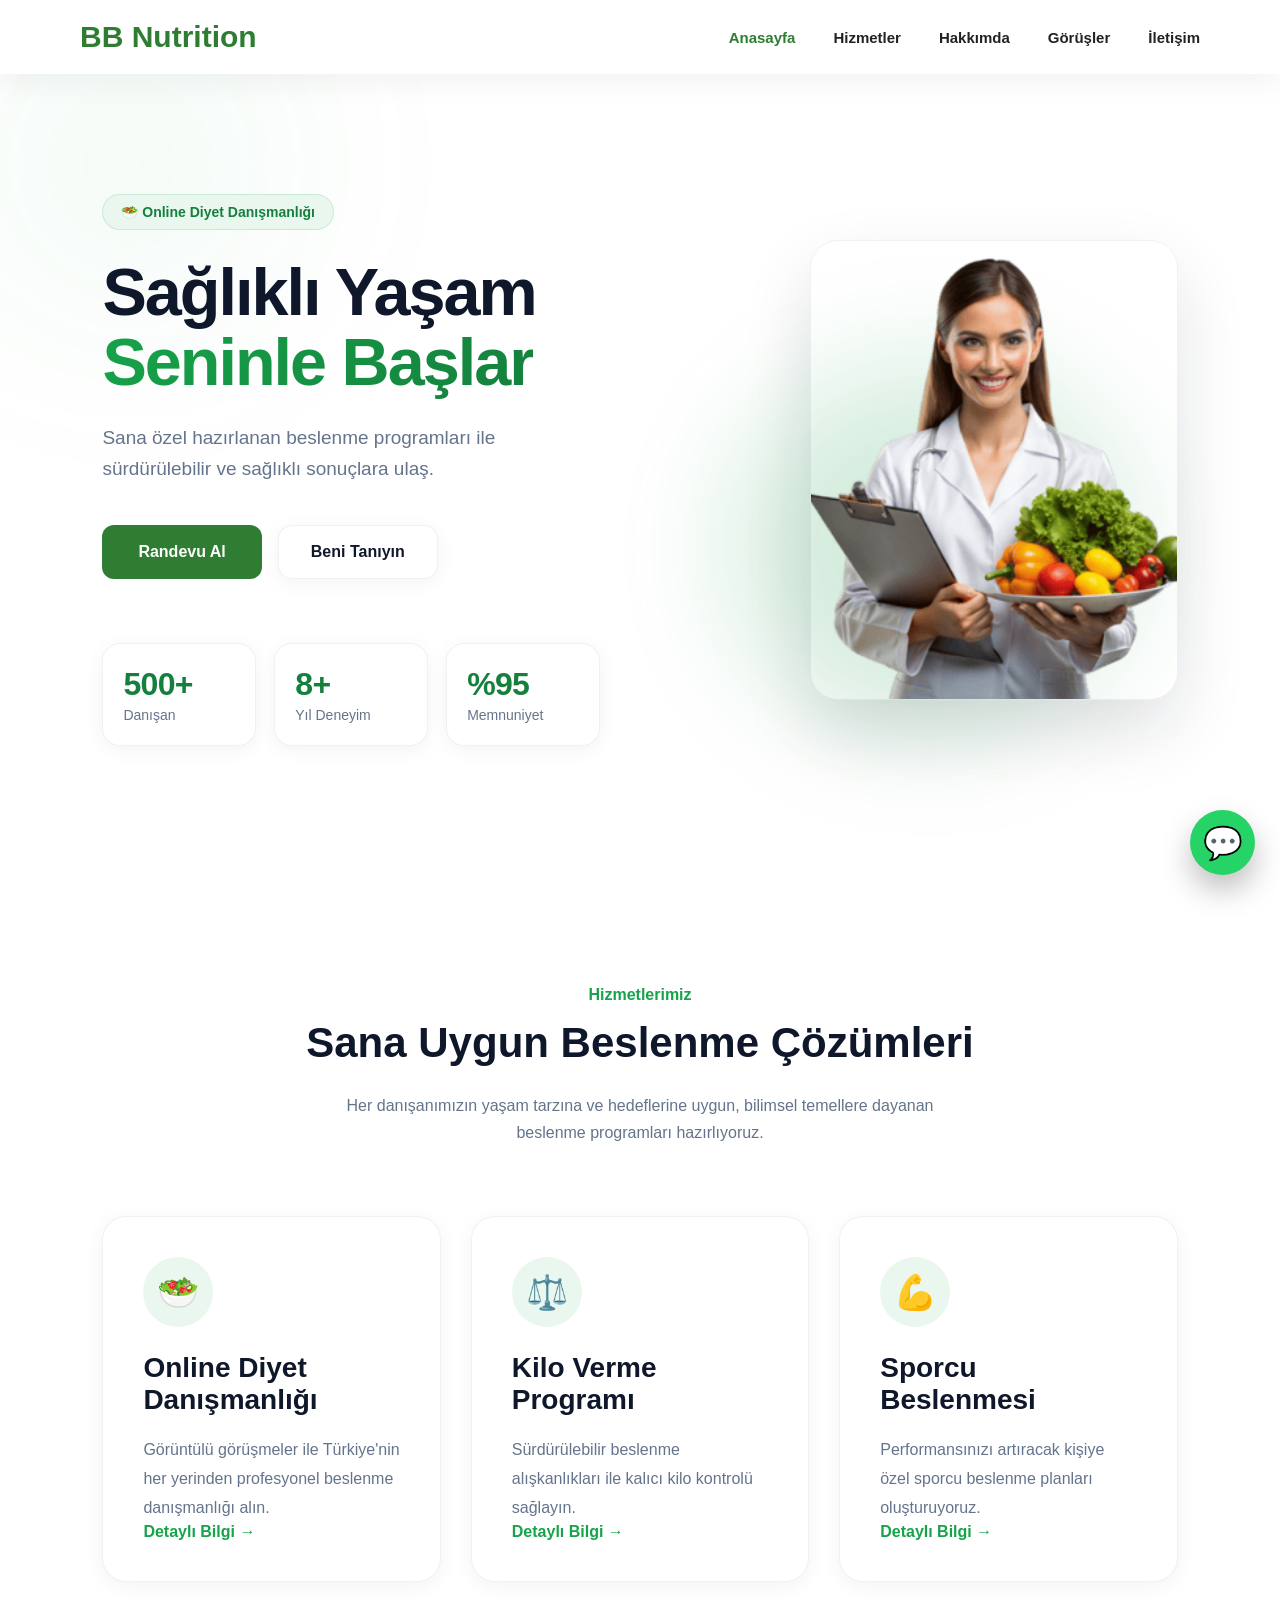
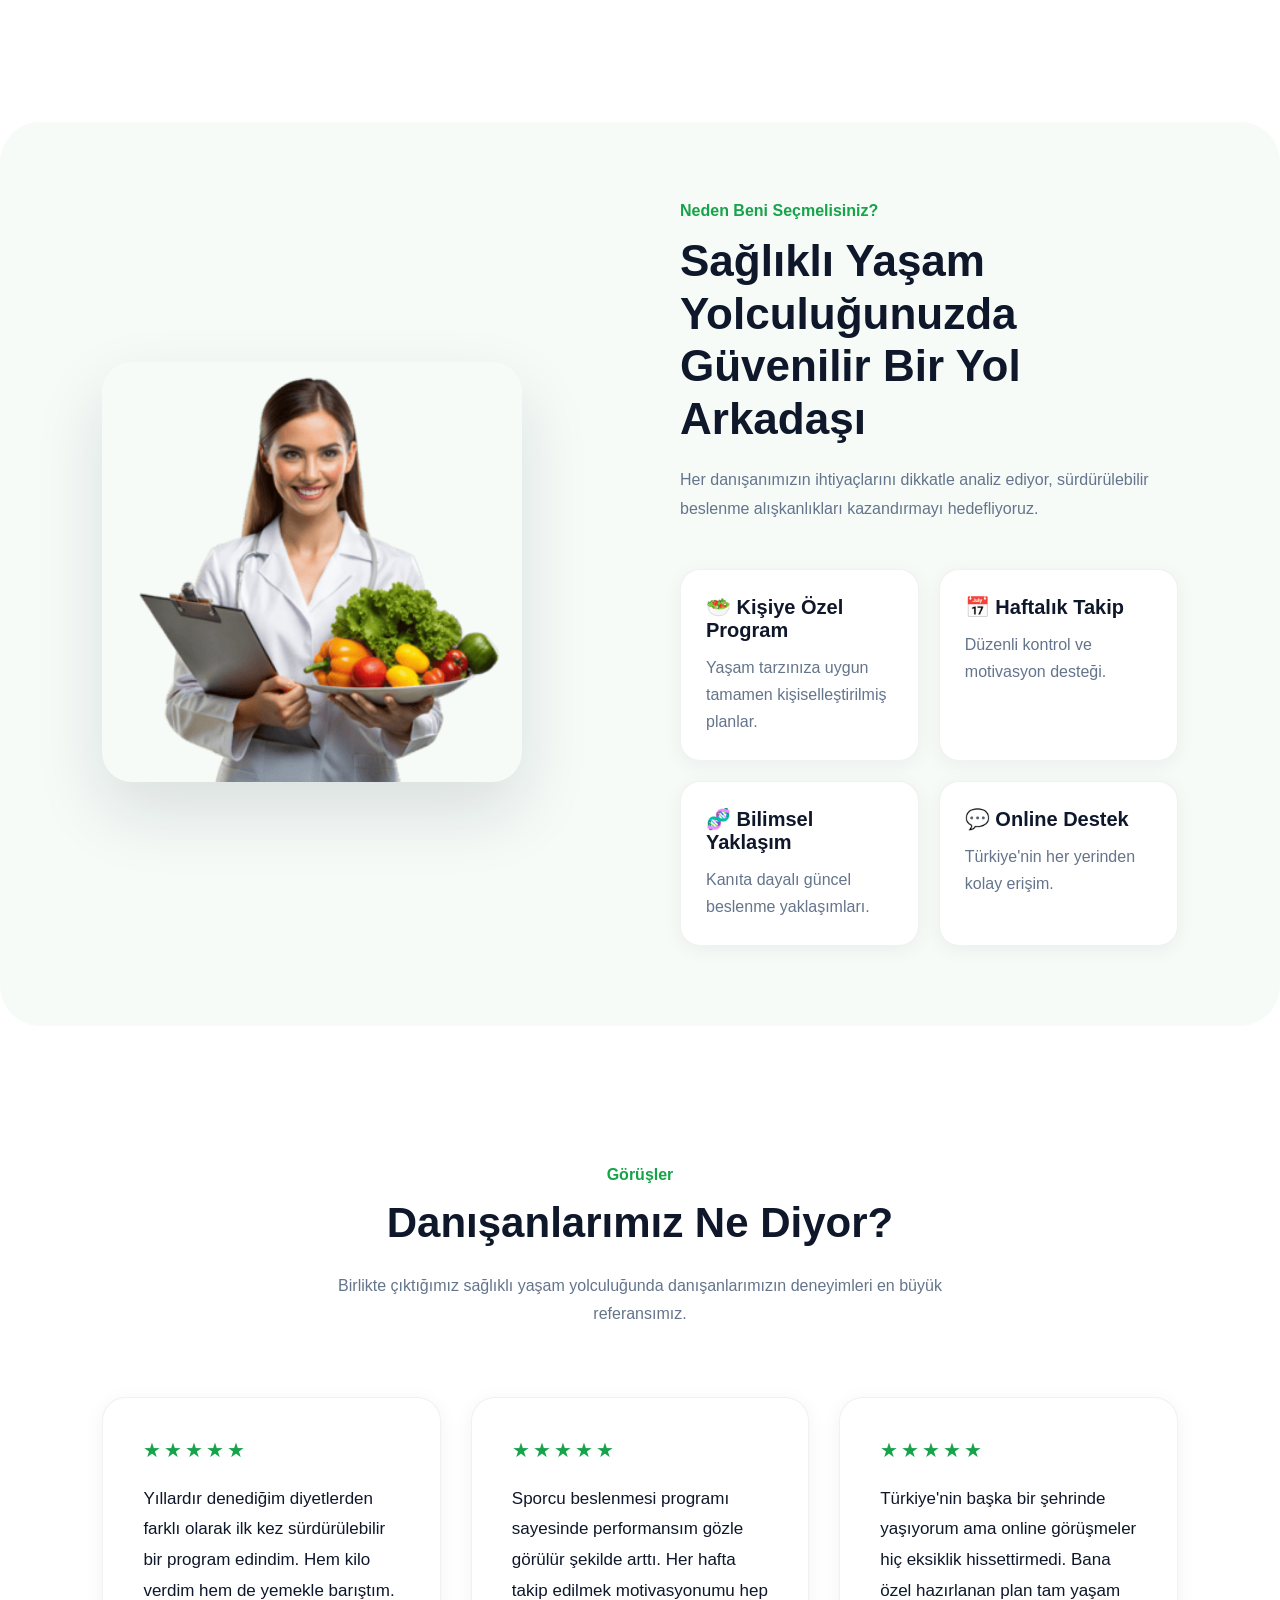
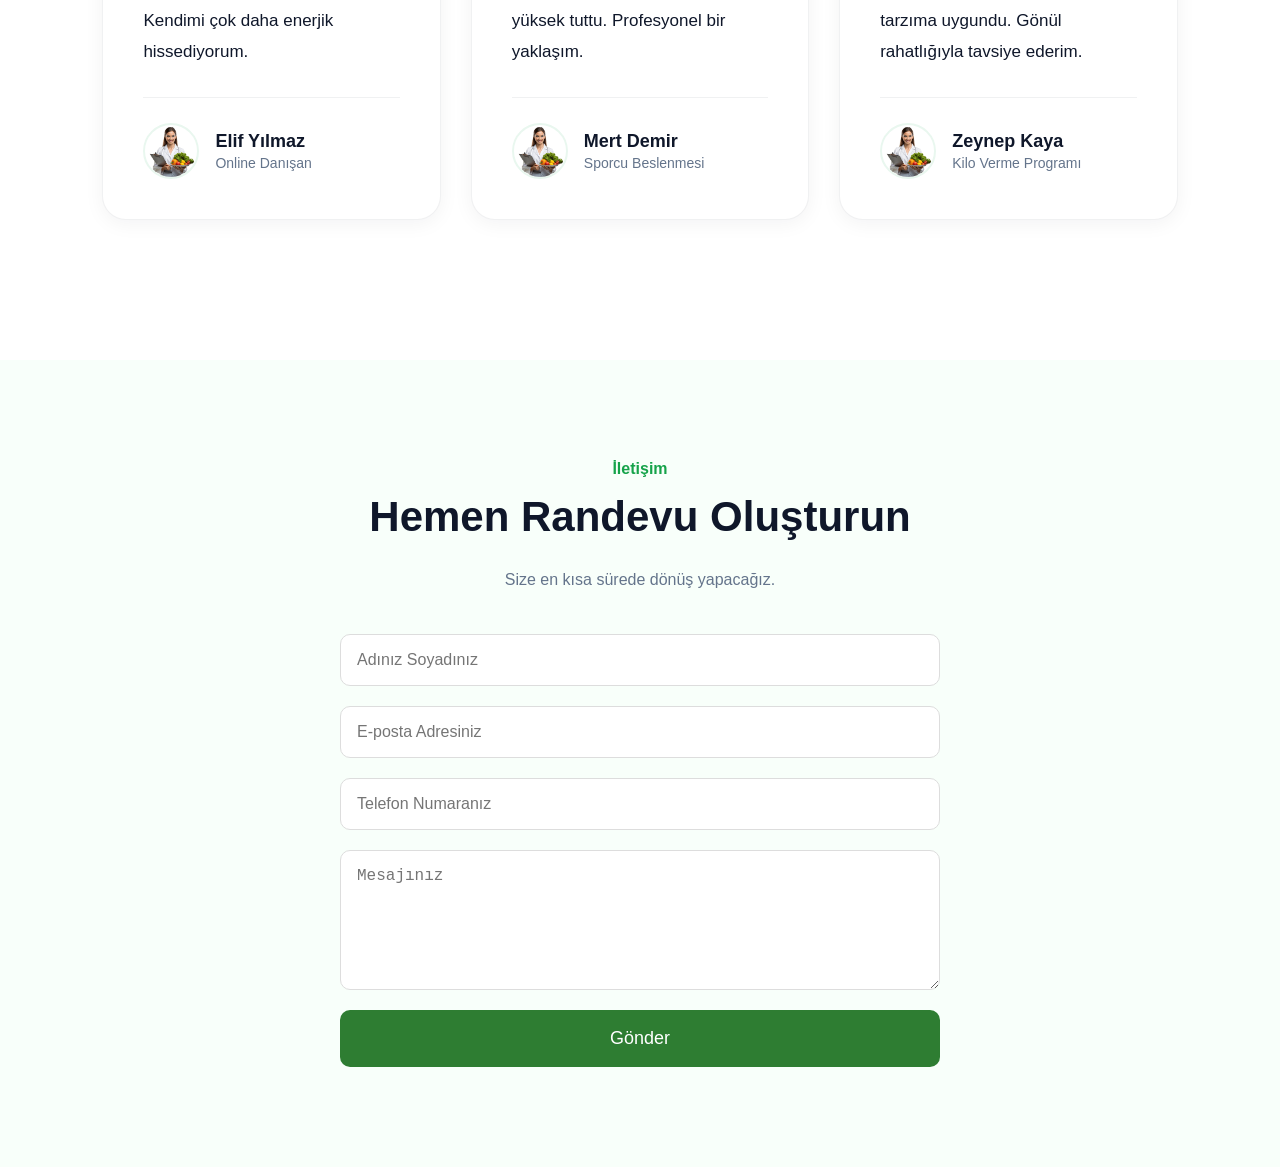
<file: index.html>
<!DOCTYPE html>
<html lang="tr">

<head>
    <meta charset="UTF-8">
    <meta name="viewport" content="width=device-width, initial-scale=1.0">
    <title>BB Nutrition</title>

    <link rel="stylesheet" href="style.css">
<link href="https://unpkg.com/aos@2.3.4/dist/aos.css" rel="stylesheet">
</head>

<body>

    <nav>

        <a href="#home" class="logo">
            BB Nutrition
        </a>

    <ul>
         <li><a href="#home" class="active">Anasayfa</a></li>
         <li><a href="#services">Hizmetler</a></li>
         <li><a href="#why">Hakkımda</a></li>
         <li><a href="#testimonials">Görüşler</a></li>
         <li><a href="#contact">İletişim</a></li>
    </ul>


    </nav>

    <header id="home">

        <div class="hero-text" data-aos="fade-right">

            <span class="badge">
                🥗 Online Diyet Danışmanlığı
            </span>

            <h1>
                Sağlıklı Yaşam
                <br>
                <span class="accent">Seninle Başlar</span>
            </h1>

            <p>
                Sana özel hazırlanan beslenme programları ile
                sürdürülebilir ve sağlıklı sonuçlara ulaş.
            </p>

            <div class="hero-buttons">

                <a href="#contact" class="btn-primary">
                    Randevu Al
                </a>

                <button class="secondary">
                    Beni Tanıyın
                </button>

            </div>

            <div class="stats">

                <div class="stat">
                    <h3>500+</h3>
                    <span>Danışan</span>
                </div>

                <div class="stat">
                    <h3>8+</h3>
                    <span>Yıl Deneyim</span>
                </div>

                <div class="stat">
                    <h3>%95</h3>
                    <span>Memnuniyet</span>
                </div>

            </div>

        </div>

        <div class="hero-image" data-aos="fade-left">
            <img src="images/diyetisyen.jpg" alt="Diyetisyen">
        </div>

    </header>
<!-- ==========================
     HİZMETLER
========================== -->

<section id="services" class="services">


    <div class="section-title">

        <span>Hizmetlerimiz</span>

        <h2>Sana Uygun Beslenme Çözümleri</h2>

        <p>
            Her danışanımızın yaşam tarzına ve hedeflerine uygun,
            bilimsel temellere dayanan beslenme programları hazırlıyoruz.
        </p>

    </div>

    <div class="services-grid">

        <div class="service-card" data-aos="zoom-in">

            <div class="icon">🥗</div>

            <h3>Online Diyet Danışmanlığı</h3>

            <p>
                Görüntülü görüşmeler ile Türkiye'nin her yerinden
                profesyonel beslenme danışmanlığı alın.
            </p>

            <a href="#">Detaylı Bilgi →</a>

        </div>

        <div class="service-card" data-aos="zoom-in" data-aos-delay="200">

            <div class="icon">⚖️</div>

            <h3>Kilo Verme Programı</h3>

            <p>
                Sürdürülebilir beslenme alışkanlıkları ile kalıcı
                kilo kontrolü sağlayın.
            </p>

            <a href="#">Detaylı Bilgi →</a>

        </div>

        <div class="service-card" data-aos="zoom-in" data-aos-delay="400">

            <div class="icon">💪</div>

            <h3>Sporcu Beslenmesi</h3>

            <p>
                Performansınızı artıracak kişiye özel sporcu
                beslenme planları oluşturuyoruz.
            </p>

            <a href="#">Detaylı Bilgi →</a>

        </div>

    </div>

</section>

<section id="why" class="why-section">

    <div class="why-image">

        <img src="images/diyetisyen.jpg" alt="Diyetisyen">

    </div>

    <div class="why-content">

        <span>Neden Beni Seçmelisiniz?</span>

        <h2>
            Sağlıklı Yaşam Yolculuğunuzda
            Güvenilir Bir Yol Arkadaşı
        </h2>

        <p>
            Her danışanımızın ihtiyaçlarını dikkatle analiz ediyor,
            sürdürülebilir beslenme alışkanlıkları kazandırmayı hedefliyoruz.
        </p>

        <div class="feature-grid">

            <div class="feature-card">
                <h3>🥗 Kişiye Özel Program</h3>
                <p>Yaşam tarzınıza uygun tamamen kişiselleştirilmiş planlar.</p>
            </div>

            <div class="feature-card">
                <h3>📅 Haftalık Takip</h3>
                <p>Düzenli kontrol ve motivasyon desteği.</p>
            </div>

            <div class="feature-card">
                <h3>🧬 Bilimsel Yaklaşım</h3>
                <p>Kanıta dayalı güncel beslenme yaklaşımları.</p>
            </div>

            <div class="feature-card">
                <h3>💬 Online Destek</h3>
                <p>Türkiye'nin her yerinden kolay erişim.</p>
            </div>

        </div>

    </div>

</section>

<!-- ==========================
     YORUMLAR
========================== -->

<section id="testimonials" class="testimonials">


    <div class="section-title">

        <span>Görüşler</span>

        <h2>Danışanlarımız Ne Diyor?</h2>

        <p>
            Birlikte çıktığımız sağlıklı yaşam yolculuğunda
            danışanlarımızın deneyimleri en büyük referansımız.
        </p>

    </div>

    <div class="testimonials-grid">

        <div class="testimonial-card">

            <div class="testimonial-stars">★★★★★</div>

            <p class="testimonial-text">
                Yıllardır denediğim diyetlerden farklı olarak ilk kez
                sürdürülebilir bir program edindim. Hem kilo verdim
                hem de yemekle barıştım. Kendimi çok daha enerjik
                hissediyorum.
            </p>

            <div class="testimonial-person">
                <img src="images/diyetisyen.jpg" alt="Elif Yılmaz">
                <div>
                    <h4>Elif Yılmaz</h4>
                    <span>Online Danışan</span>
                </div>
            </div>

        </div>

        <div class="testimonial-card">

            <div class="testimonial-stars">★★★★★</div>

            <p class="testimonial-text">
                Sporcu beslenmesi programı sayesinde performansım
                gözle görülür şekilde arttı. Her hafta takip edilmek
                motivasyonumu hep yüksek tuttu. Profesyonel bir
                yaklaşım.
            </p>

            <div class="testimonial-person">
                <img src="images/diyetisyen.jpg" alt="Mert Demir">
                <div>
                    <h4>Mert Demir</h4>
                    <span>Sporcu Beslenmesi</span>
                </div>
            </div>

        </div>

        <div class="testimonial-card">

            <div class="testimonial-stars">★★★★★</div>

            <p class="testimonial-text">
                Türkiye'nin başka bir şehrinde yaşıyorum ama online
                görüşmeler hiç eksiklik hissettirmedi. Bana özel
                hazırlanan plan tam yaşam tarzıma uygundu. Gönül
                rahatlığıyla tavsiye ederim.
            </p>

            <div class="testimonial-person">
                <img src="images/diyetisyen.jpg" alt="Zeynep Kaya">
                <div>
                    <h4>Zeynep Kaya</h4>
                    <span>Kilo Verme Programı</span>
                </div>
            </div>

        </div>

    </div>

</section>
<section id="contact" class="contact">

    <div class="section-title">

        <span>İletişim</span>

        <h2>Hemen Randevu Oluşturun</h2>

        <p>
            Size en kısa sürede dönüş yapacağız.
        </p>

    </div>

    <form class="contact-form">

        <input type="text" placeholder="Adınız Soyadınız">

        <input type="email" placeholder="E-posta Adresiniz">

        <input type="tel" placeholder="Telefon Numaranız">

        <textarea placeholder="Mesajınız"></textarea>

        <button type="submit">Gönder</button>

    </form>

    </section>
    <a href="https://wa.me/905551234567" class="whatsapp" target="_blank">

    💬

</a>
<script src="https://unpkg.com/aos@2.3.4/dist/aos.js"></script>
<script src="script.js"></script>

</body>

</html>
</file>
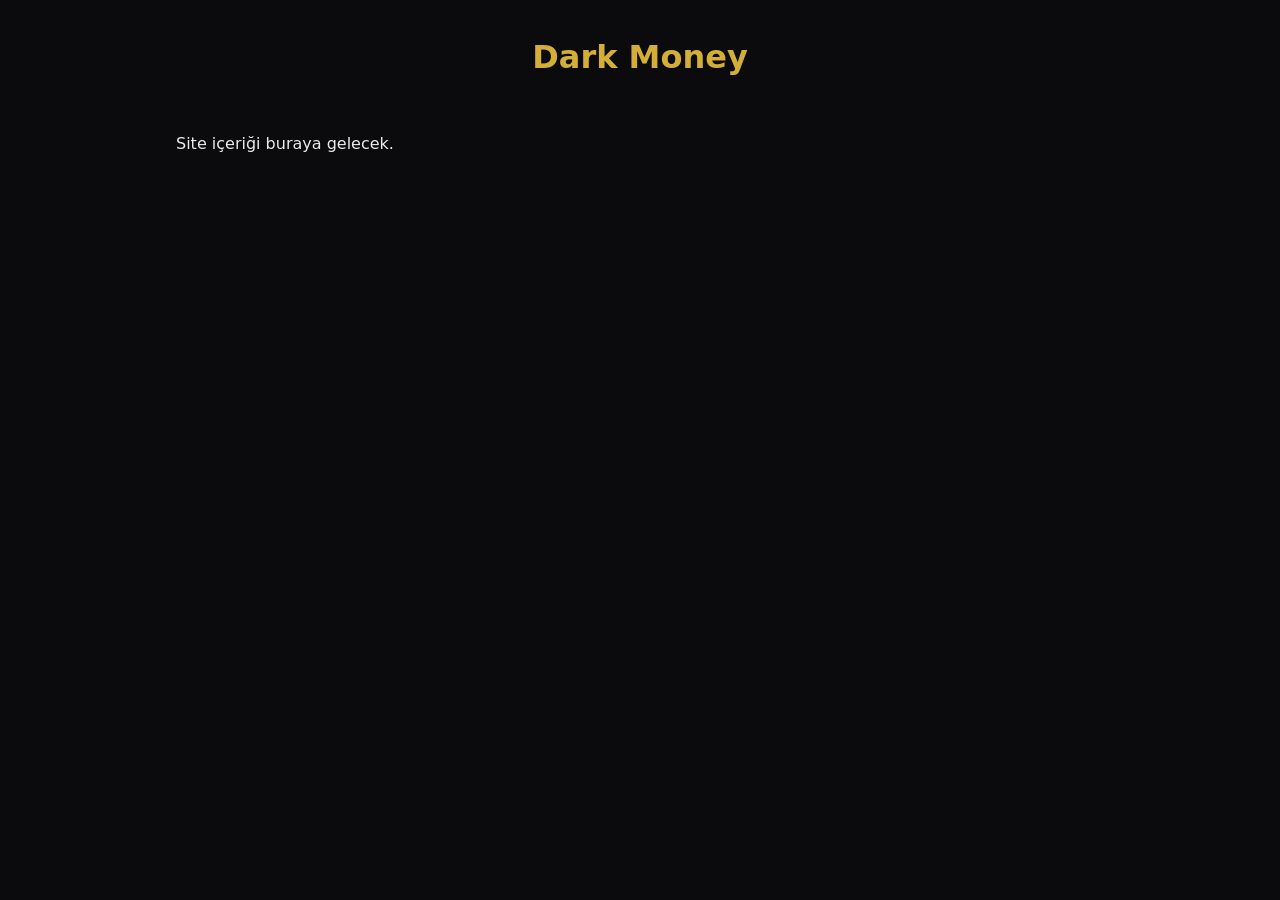
<file: dark-money/index.html>
<!DOCTYPE html>
<html lang="tr">
<head>
  <meta charset="UTF-8">
  <meta name="viewport" content="width=device-width, initial-scale=1.0">
  <title>Dark Money</title>
  <link rel="stylesheet" href="style.css">
</head>
<body>
  <header>
    <h1>Dark Money</h1>
  </header>
  <main>
    <p>Site içeriği buraya gelecek.</p>
  </main>
  <script src="script.js"></script>
</body>
</html>
</file>
<file: style.css>
/* ===========================
   DEĞİŞKENLER
=========================== */

:root{
    --green:#16a34a;
    --green-dark:#15803d;
    --green-soft:#e9f7ef;
    --ink:#0f172a;
    --muted:#64748b;
    --bg:#ffffff;
    --bg-soft:#f6fbf8;
    --line:rgba(15,23,42,.06);
    --shadow-sm:0 4px 20px rgba(15,23,42,.05);
    --shadow-lg:0 30px 70px rgba(15,23,42,.12);
}

/* ===========================
   GENEL AYARLAR
=========================== */

*{
    margin:0;
    padding:0;
    box-sizing:border-box;
}

html{
    scroll-behavior:smooth;
}

body{
    font-family:-apple-system,BlinkMacSystemFont,"Segoe UI",Roboto,Helvetica,Arial,sans-serif;
    background:
        radial-gradient(1200px 600px at 85% -10%,var(--green-soft),transparent 60%),
        var(--bg);
    color:var(--ink);
    -webkit-font-smoothing:antialiased;
    text-rendering:optimizeLegibility;
}

/* ===========================
   NAVBAR
=========================== */

nav{
    position:sticky;
    top:0;
    z-index:1000;

    display:flex;
    justify-content:space-between;
    align-items:center;

    padding:20px 80px;

    background:rgba(255,255,255,.85);
    backdrop-filter:blur(12px);

    box-shadow:0 10px 30px rgba(0,0,0,.05);
}
nav h2{
    color:var(--green-dark);
    font-size:26px;
    font-weight:700;
    letter-spacing:-.02em;
}

nav ul{
    display:flex;
    list-style:none;
    gap:38px;
}

nav li{
    font-size:15px;
    font-weight:500;
    color:var(--muted);
    cursor:pointer;
    transition:color .25s ease;
}

nav li:hover,
nav li.active{
    color:var(--ink);
}

/* ===========================
   HERO
=========================== */

header{
    position:relative;
    display:flex;
    justify-content:space-between;
    align-items:center;
    gap:80px;
    max-width:1280px;
    margin:0 auto;
    min-height:88vh;
    padding:60px 8vw;
    overflow:hidden;
}

header::before{
    content:"";
    position:absolute;
    top:-120px;
    left:-80px;
    width:420px;
    height:420px;
    background:radial-gradient(circle,var(--green),transparent 70%);
    filter:blur(120px);
    opacity:.10;
    pointer-events:none;
    z-index:0;
}

header > *{
    position:relative;
    z-index:1;
}

.hero-text{
    flex:1;
    max-width:560px;
}

.badge{
    display:inline-flex;
    align-items:center;
    gap:8px;
    background:var(--green-soft);
    color:var(--green-dark);
    padding:9px 18px;
    border-radius:999px;
    font-size:14px;
    font-weight:600;
    margin-bottom:28px;
    border:1px solid rgba(22,163,74,.15);
}

.hero-text h1{
    font-size:clamp(40px,5.2vw,68px);
    line-height:1.05;
    letter-spacing:-.03em;
    font-weight:700;
    color:var(--ink);
}

.hero-text h1 .accent{
    background:linear-gradient(120deg,var(--green),var(--green-dark));
    -webkit-background-clip:text;
    background-clip:text;
    -webkit-text-fill-color:transparent;
}

.hero-text p{
    margin-top:24px;
    font-size:19px;
    line-height:1.65;
    color:var(--muted);
    max-width:480px;
}

/* ===========================
   BUTONLAR
=========================== */

.hero-buttons{
    display:flex;
    flex-wrap:wrap;
    gap:16px;
    margin-top:40px;
}

.hero-buttons button{
    background:var(--green);
    color:#fff;
    padding:16px 32px;
    border:1px solid transparent;
    border-radius:14px;
    font-size:16px;
    font-weight:600;
    cursor:pointer;
    transition:transform .3s cubic-bezier(.2,.8,.2,1),box-shadow .3s ease,background .3s ease;
    box-shadow:0 12px 30px rgba(22,163,74,.25);
}

.hero-buttons button:hover{
    background:var(--green-dark);
    transform:translateY(-3px);
    box-shadow:0 18px 40px rgba(22,163,74,.3);
}

.hero-buttons button:active{
    transform:translateY(-1px);
    box-shadow:0 10px 24px rgba(22,163,74,.22);
}

.secondary{
    background:#fff !important;
    color:var(--ink) !important;
    border:1px solid var(--line) !important;
    box-shadow:var(--shadow-sm) !important;
}

.secondary:hover{
    background:var(--bg-soft) !important;
    border-color:rgba(15,23,42,.12) !important;
}

/* ===========================
   İSTATİSTİKLER
=========================== */

.stats{
    display:flex;
    gap:18px;
    margin-top:64px;
}

.stat{
    flex:1;
    background:#fff;
    padding:22px 20px;
    border-radius:18px;
    border:1px solid var(--line);
    box-shadow:var(--shadow-sm);
    transition:transform .25s ease,box-shadow .25s ease;
}

.stat:hover{
    transform:translateY(-4px);
    box-shadow:var(--shadow-lg);
}

.stat h3{
    font-size:32px;
    font-weight:700;
    letter-spacing:-.02em;
    color:var(--green-dark);
}

.stat span{
    display:block;
    margin-top:4px;
    font-size:14px;
    color:var(--muted);
}

/* ===========================
   FOTOĞRAF
=========================== */

.hero-image{
    flex:1;
    display:flex;
    justify-content:flex-end;
    position:relative;
}

.hero-image::before{
    content:"";
    position:absolute;
    inset:auto 0 -30px 0;
    width:80%;
    height:80%;
    margin:auto;
    background:linear-gradient(140deg,var(--green),var(--green-dark));
    filter:blur(60px);
    opacity:.18;
    border-radius:50%;
}

.hero-image img{
    position:relative;
    width:100%;
    max-width:368px;
    aspect-ratio:4/5;
    object-fit:cover;
    border-radius:28px;
    border:1px solid var(--line);
    box-shadow:var(--shadow-lg);
}

/* ===========================
   RESPONSIVE
=========================== */

@media (max-width:980px){
    header{
        flex-direction:column-reverse;
        text-align:center;
        gap:48px;
        min-height:auto;
        padding-top:48px;
    }

    .hero-text{
        max-width:100%;
    }

    .hero-text p{
        margin-left:auto;
        margin-right:auto;
    }

    .badge,
    .hero-buttons,
    .stats{
        justify-content:center;
    }

    .hero-image img{
        max-width:360px;
    }
}

@media (max-width:640px){
    nav{
        padding:18px 24px;
    }

    nav ul{
        display:none;
    }

    header{
        padding:36px 24px 64px;
    }

    .stats{
        flex-direction:column;
        gap:14px;
    }

    .hero-buttons{
        flex-direction:column;
    }

    .hero-buttons button{
        width:100%;
    }
}
/* ==========================
   HİZMETLER
========================== */

.services{

    max-width:1280px;
    margin:120px auto;

    padding:0 8vw;

}

.section-title{

    text-align:center;

}

.section-title span{

    color:var(--green);

    font-weight:600;

}

.section-title h2{

    font-size:42px;

    margin-top:15px;

}

.section-title p{

    max-width:650px;

    margin:25px auto 0;

    color:var(--muted);

    line-height:1.7;

}

.services-grid{

    display:grid;

    grid-template-columns:repeat(3,1fr);

    gap:30px;

    margin-top:70px;

}

.service-card{
    background:white;
    border-radius:24px;
    padding:40px;
    border:1px solid var(--line);
    box-shadow:var(--shadow-sm);
    transition:.35s;

    display:flex;
    flex-direction:column;
}

.service-card:hover{

    transform:translateY(-12px);

    box-shadow:0 25px 60px rgba(0,0,0,.12);

}

.icon{

    width:70px;
    height:70px;

    background:var(--green-soft);

    border-radius:50%;

    display:flex;
    align-items:center;
    justify-content:center;

    font-size:34px;
    transition:.35s;

}

.service-card h3{

    margin-top:25px;

    font-size:28px;

}

.service-card p{

    margin-top:20px;

    color:var(--muted);

    line-height:1.8;

}

.service-card a{

    display:inline-flex;
    align-items:center;
    gap:8px;

    margin-top:auto;

    text-decoration:none;

    color:var(--green);

    font-weight:700;

}

.service-card:hover .icon{

    transform:rotate(10deg) scale(1.08);

}
@media(max-width:900px){

.services-grid{

grid-template-columns:1fr;

}

}
/* ==========================
   NEDEN BENİ SEÇMELİSİNİZ
========================== */

.why-section{

    display:flex;

    align-items:center;

    gap:80px;

    max-width:1280px;

    margin:140px auto;

    padding:80px 8vw;

    background:#f6fbf8;

    border-radius:40px;

}

.why-image{

    flex:1;

}

.why-image img{

    width:100%;

    max-width:420px;

    border-radius:30px;

    box-shadow:var(--shadow-lg);

}

.why-content{

    flex:1;

}

.why-content span{

    color:var(--green);

    font-weight:600;

}

.why-content h2{

    font-size:44px;

    margin-top:15px;

    line-height:1.2;

}

.why-content>p{

    margin-top:20px;

    color:var(--muted);

    line-height:1.8;

}

.feature-grid{

    display:grid;

    grid-template-columns:repeat(2,1fr);

    gap:20px;

    margin-top:45px;

}

.feature-card{

    background:white;

    padding:25px;

    border-radius:20px;

    border:1px solid var(--line);

    box-shadow:var(--shadow-sm);

    transition:.3s;

}

.feature-card:hover{

    transform:translateY(-6px);

    box-shadow:var(--shadow-lg);

}

.feature-card h3{

    font-size:20px;

}

.feature-card p{

    margin-top:12px;

    color:var(--muted);

    line-height:1.7;

}

@media(max-width:980px){

.why-section{

flex-direction:column;

text-align:center;

}

.feature-grid{

grid-template-columns:1fr;

}

}

/* ==========================
   YORUMLAR
========================== */

.testimonials{
    max-width:1280px;
    margin:140px auto;
    padding:0 8vw;
}

.testimonials-grid{
    display:grid;
    grid-template-columns:repeat(3,1fr);
    gap:30px;
    margin-top:70px;
}

.testimonial-card{
    background:#fff;
    border-radius:24px;
    padding:40px;
    border:1px solid var(--line);
    box-shadow:var(--shadow-sm);
    transition:transform .35s cubic-bezier(.2,.8,.2,1),box-shadow .35s ease;
    display:flex;
    flex-direction:column;
}

.testimonial-card:hover{
    transform:translateY(-12px);
    box-shadow:0 25px 60px rgba(0,0,0,.12);
}

.testimonial-stars{
    color:#16a34a;
    font-size:20px;
    letter-spacing:3px;
}

.testimonial-text{
    margin-top:22px;
    color:var(--ink);
    font-size:17px;
    line-height:1.8;
}

.testimonial-person{
    display:flex;
    align-items:center;
    gap:16px;
    margin-top:30px;
    padding-top:25px;
    border-top:1px solid var(--line);
}

.testimonial-person img{
    width:56px;
    height:56px;
    border-radius:50%;
    object-fit:cover;
    border:2px solid var(--green-soft);
}

.testimonial-person h4{
    font-size:18px;
}

.testimonial-person span{
    display:block;
    margin-top:3px;
    font-size:14px;
    color:var(--muted);
}

@media(max-width:900px){
    .testimonials-grid{
        grid-template-columns:1fr;
    }
}

nav a{
    text-decoration:none;
    color:#222;
    font-weight:600;
    position:relative;
    transition:.3s;
}

nav a:hover{
    color:#2e7d32;
}

nav a::after{
    content:"";
    position:absolute;
    left:0;
    bottom:-6px;

    width:0;
    height:3px;

    background:#2e7d32;
    transition:.3s;
}

nav a:hover::after{
    width:100%;
}
.contact{
    padding:100px 80px;
    background:#f8fffa;
}

.contact-form{
    max-width:600px;
    margin:40px auto 0;
    display:flex;
    flex-direction:column;
    gap:20px;
}

.contact-form input,
.contact-form textarea{
    padding:16px;
    border:1px solid #ddd;
    border-radius:10px;
    font-size:16px;
}

.contact-form textarea{
    min-height:140px;
    resize:vertical;
}

.contact-form button{
    background:#2e7d32;
    color:white;
    border:none;
    padding:18px;
    border-radius:10px;
    cursor:pointer;
    font-size:18px;
}

.btn-primary{
    display:inline-block;
    text-decoration:none;
    background:#2e7d32;
    color:white;
    padding:18px 36px;
    border-radius:12px;
    font-weight:600;
    transition:.3s;
}
.logo{
    text-decoration:none;
    font-size:30px;
    font-weight:700;
    color:#2e7d32;
    transition:.3s;
}

.logo:hover{
    color:#1b5e20;
}
.active{
    color:#2e7d32 !important;
    font-weight:700;
}
/* ===========================
   WHATSAPP
=========================== */

.whatsapp{

    position:fixed;

    right:25px;

    bottom:25px;

    width:65px;

    height:65px;

    border-radius:50%;

    background:#25D366;

    color:white;

    display:flex;

    justify-content:center;

    align-items:center;

    font-size:32px;

    text-decoration:none;

    box-shadow:0 15px 30px rgba(0,0,0,.25);

    transition:.3s;

    z-index:9999;

}

.whatsapp:hover{

    transform:scale(1.1);

}
</file>
<file: dark-money/style.css>
:root { --bg:#0b0b0d; --text:#eaeaea; --accent:#d4af37; }
* { box-sizing:border-box; margin:0; padding:0; }
body { background:var(--bg); color:var(--text); font-family:system-ui,sans-serif; line-height:1.6; }
header { padding:2rem 1rem; text-align:center; }
h1 { color:var(--accent); }
main { max-width:960px; margin:0 auto; padding:1rem; }
</file>
